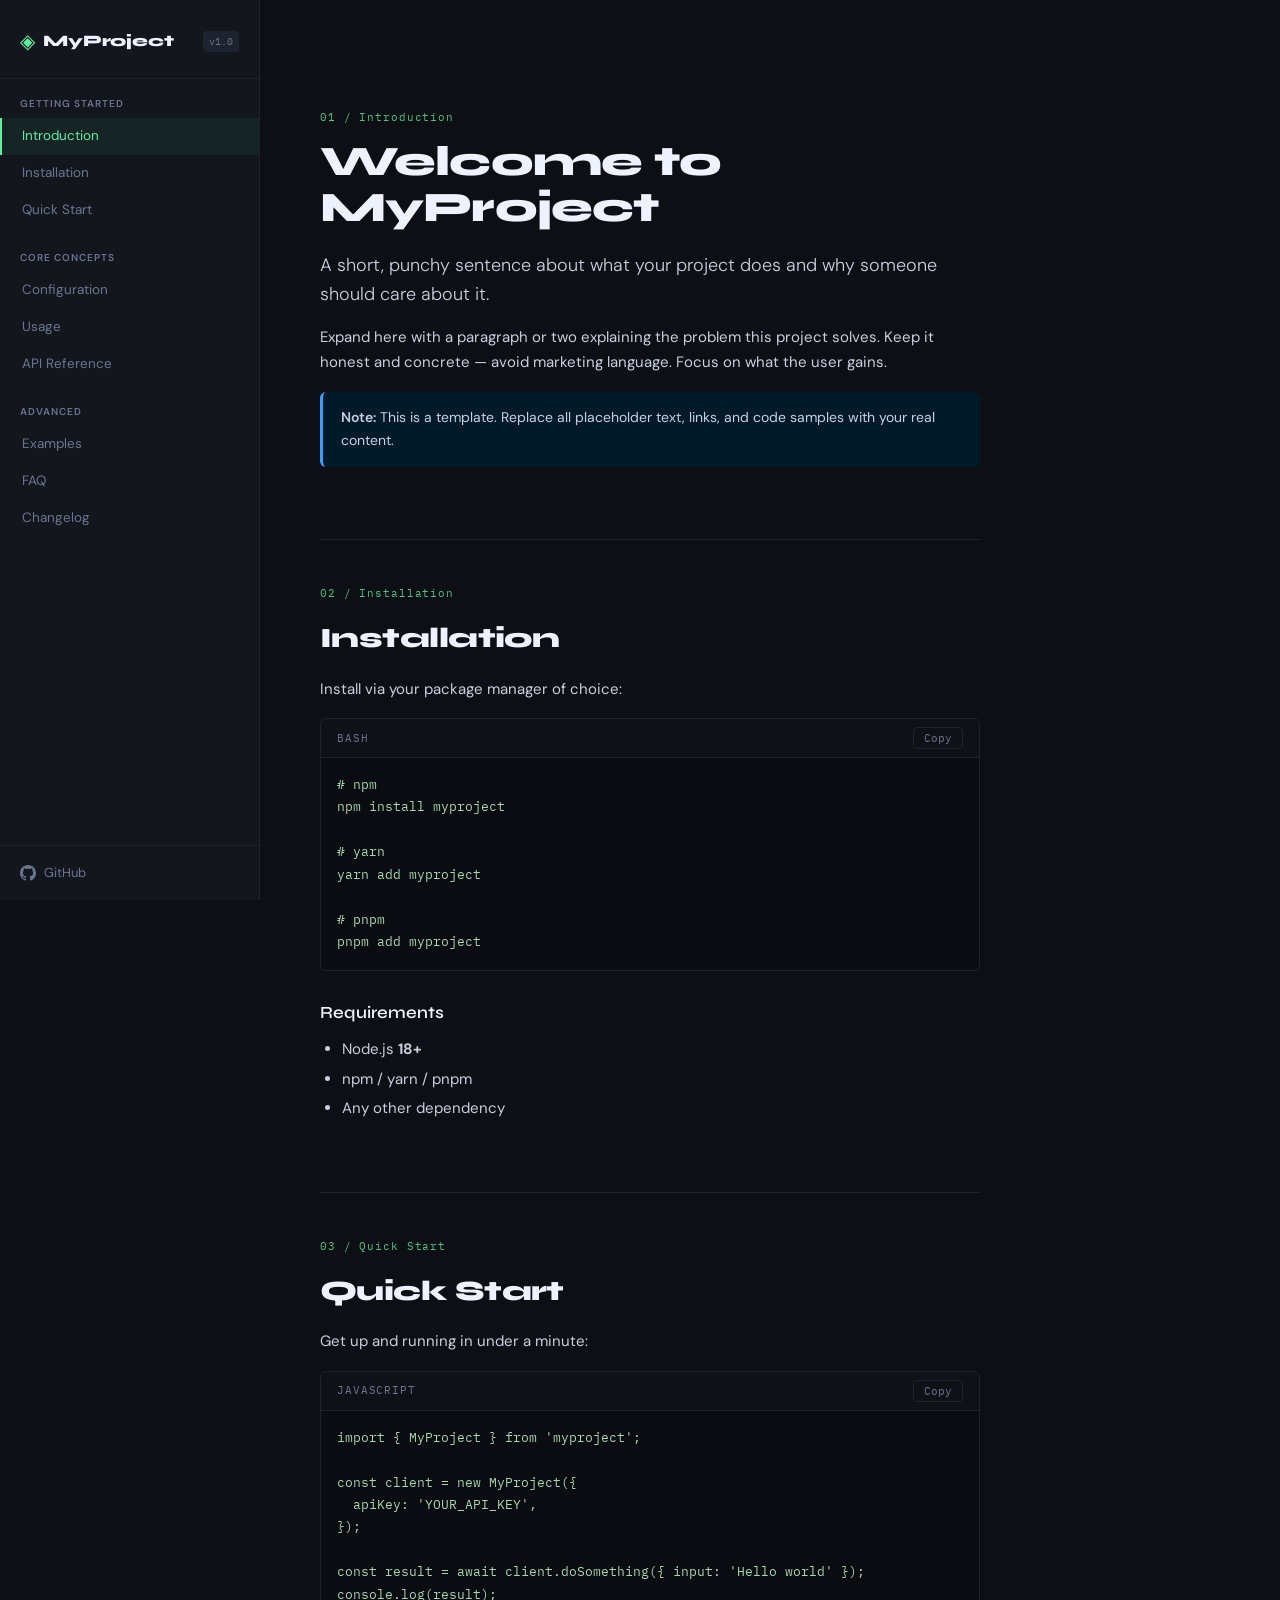
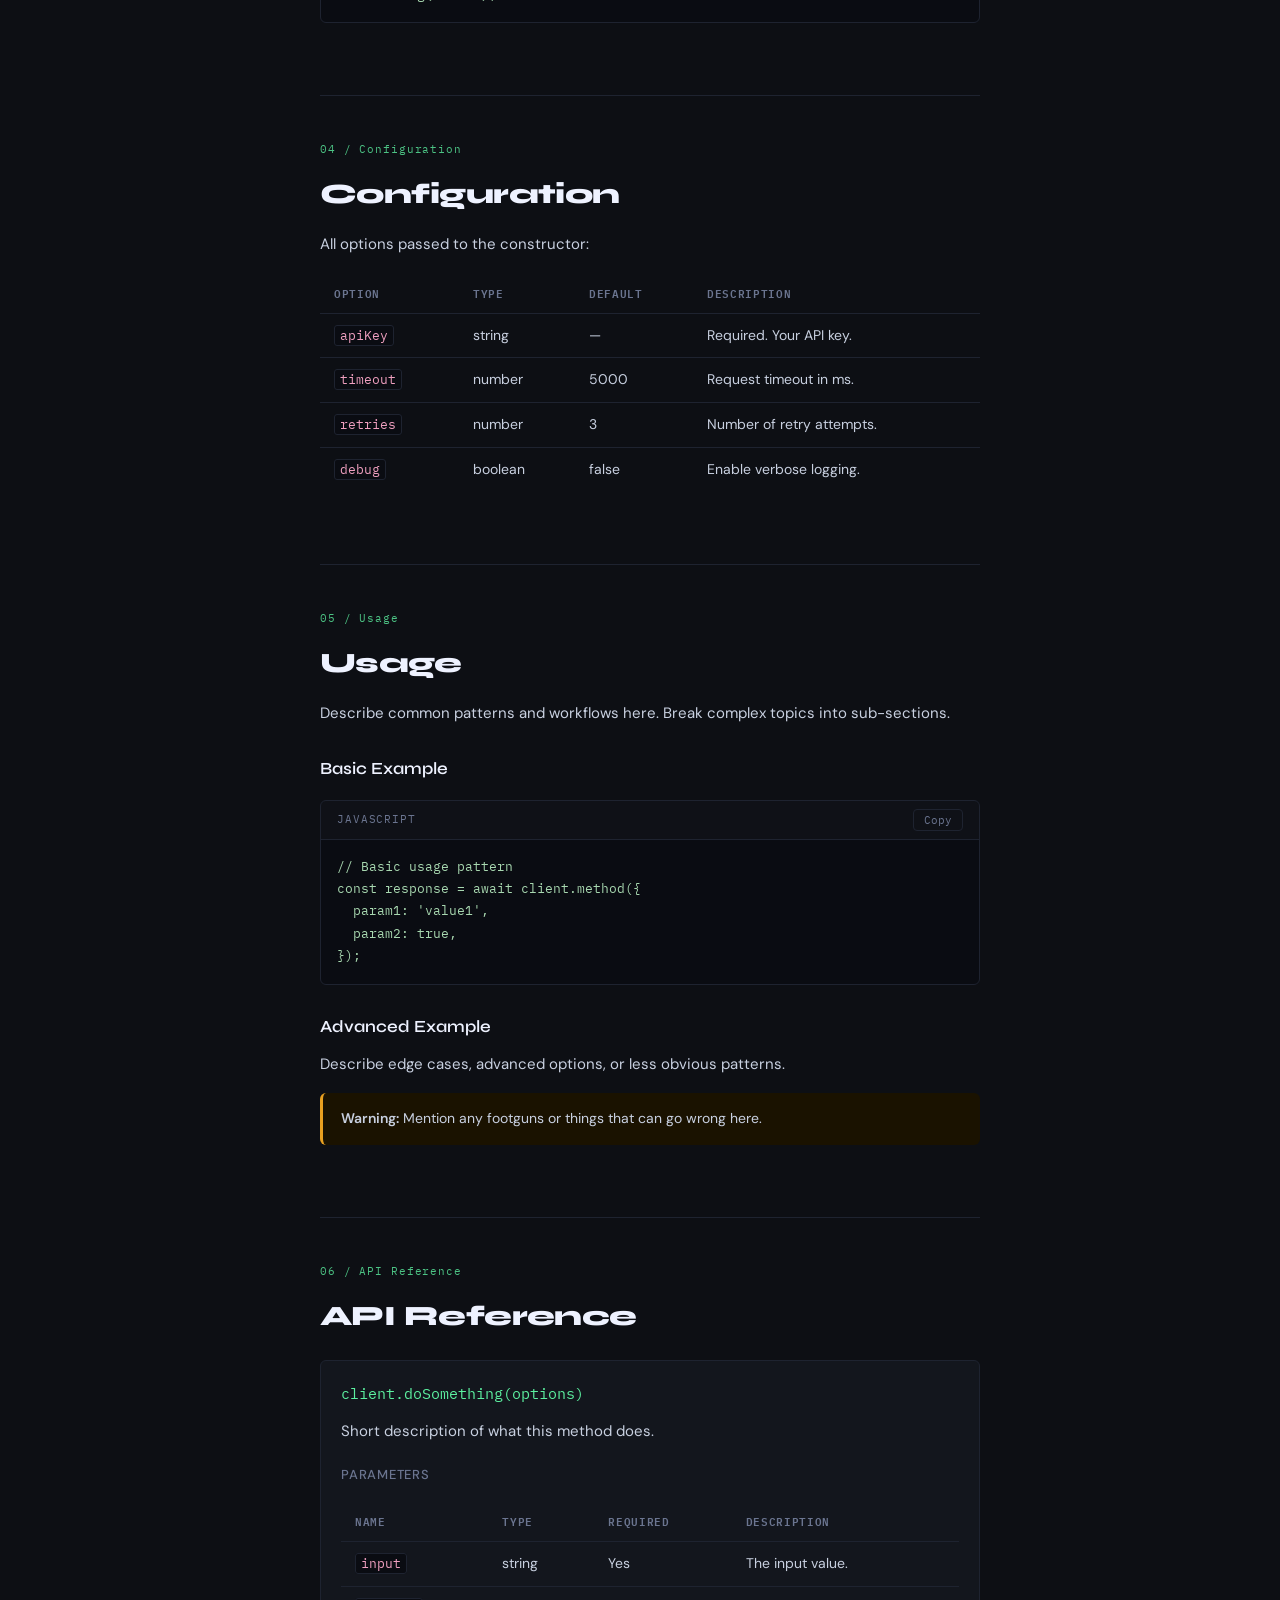
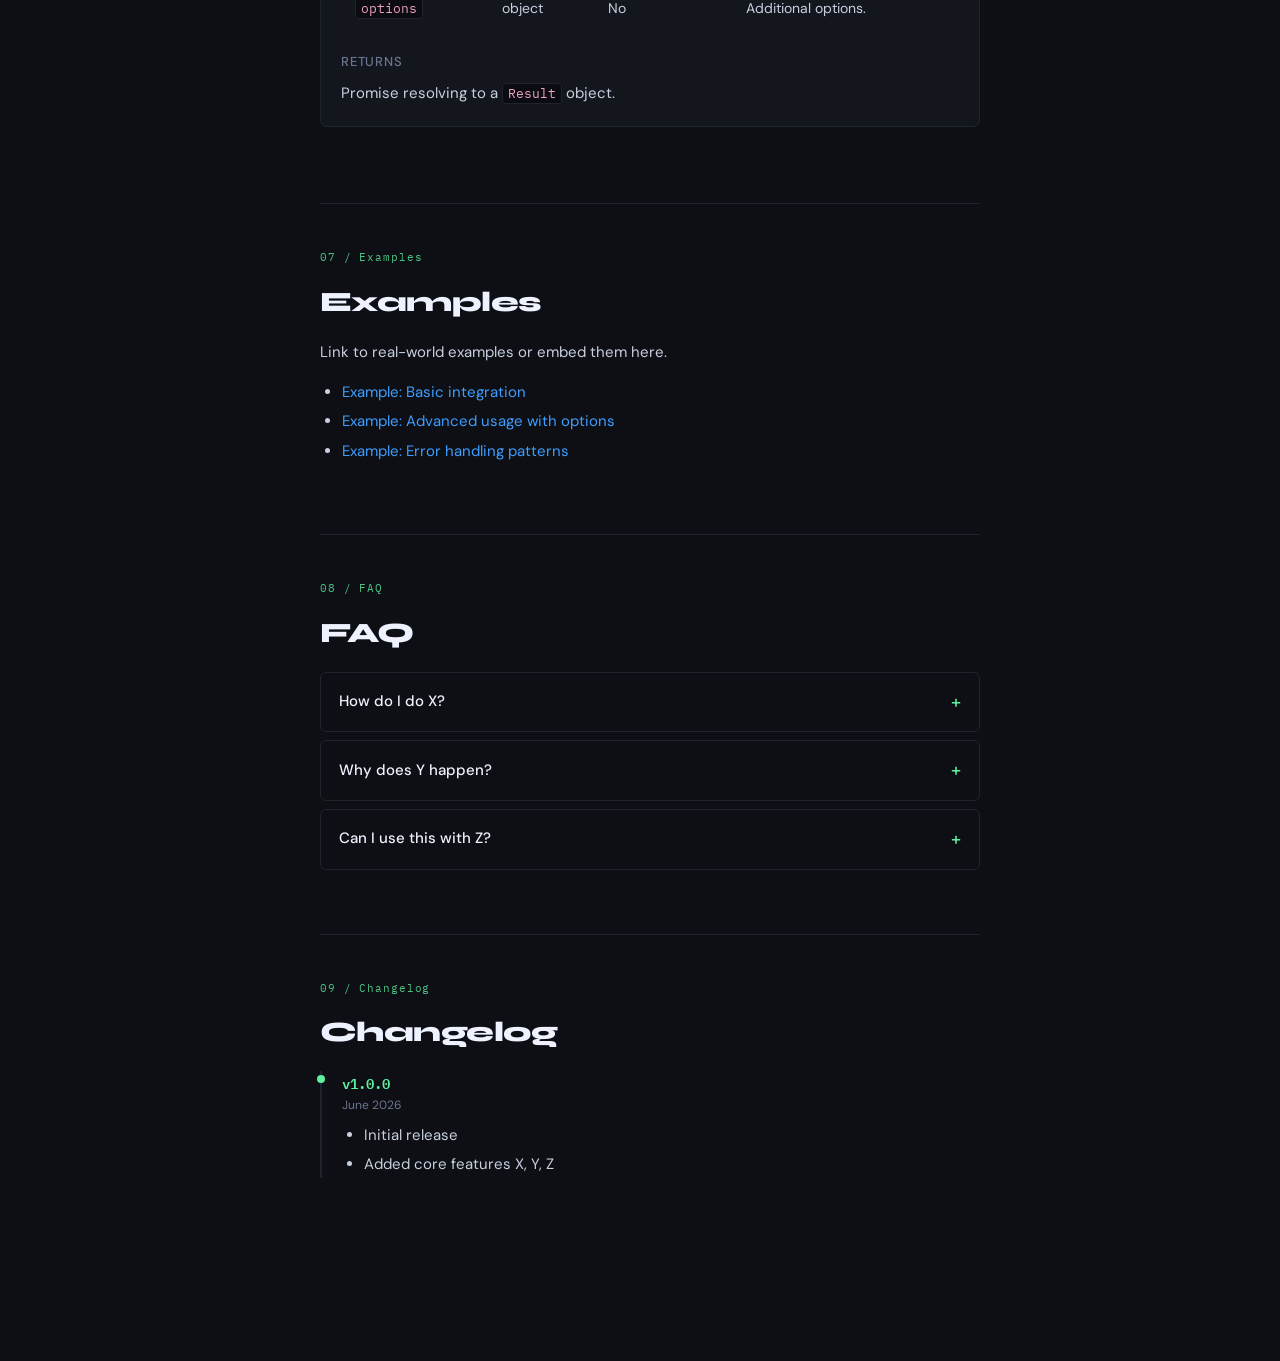
<file: index.html>
<!DOCTYPE html>
<html lang="en">
<head>
  <meta charset="UTF-8" />
  <meta name="viewport" content="width=device-width, initial-scale=1.0" />
  <title>MyProject — Documentation</title>
  <link rel="preconnect" href="https://fonts.googleapis.com" />
  <link href="https://fonts.googleapis.com/css2?family=IBM+Plex+Mono:wght@400;600&family=Syne:wght@400;600;800&family=DM+Sans:ital,wght@0,300;0,400;0,500;1,300&display=swap" rel="stylesheet" />
  <link rel="stylesheet" href="style.css" />
</head>
<body>

  <!-- ── SIDEBAR ───────────────────────────────── -->
  <aside id="sidebar">
    <div class="sidebar-brand">
      <span class="brand-icon">◈</span>
      <span class="brand-name">MyProject</span>
      <span class="brand-version">v1.0</span>
    </div>

    <nav class="sidebar-nav">
      <div class="nav-section">
        <span class="nav-label">Getting Started</span>
        <a href="#introduction" class="nav-link active" onclick="setActive(this)">Introduction</a>
        <a href="#installation" class="nav-link" onclick="setActive(this)">Installation</a>
        <a href="#quickstart" class="nav-link" onclick="setActive(this)">Quick Start</a>
      </div>
      <div class="nav-section">
        <span class="nav-label">Core Concepts</span>
        <a href="#configuration" class="nav-link" onclick="setActive(this)">Configuration</a>
        <a href="#usage" class="nav-link" onclick="setActive(this)">Usage</a>
        <a href="#api" class="nav-link" onclick="setActive(this)">API Reference</a>
      </div>
      <div class="nav-section">
        <span class="nav-label">Advanced</span>
        <a href="#examples" class="nav-link" onclick="setActive(this)">Examples</a>
        <a href="#faq" class="nav-link" onclick="setActive(this)">FAQ</a>
        <a href="#changelog" class="nav-link" onclick="setActive(this)">Changelog</a>
      </div>
    </nav>

    <div class="sidebar-footer">
      <a href="https://github.com/yourusername/yourrepo" target="_blank" class="gh-link">
        <svg width="16" height="16" viewBox="0 0 16 16" fill="currentColor"><path d="M8 0C3.58 0 0 3.58 0 8c0 3.54 2.29 6.53 5.47 7.59.4.07.55-.17.55-.38 0-.19-.01-.82-.01-1.49-2.01.37-2.53-.49-2.69-.94-.09-.23-.48-.94-.82-1.13-.28-.15-.68-.52-.01-.53.63-.01 1.08.58 1.23.82.72 1.21 1.87.87 2.33.66.07-.52.28-.87.51-1.07-1.78-.2-3.64-.89-3.64-3.95 0-.87.31-1.59.82-2.15-.08-.2-.36-1.02.08-2.12 0 0 .67-.21 2.2.82.64-.18 1.32-.27 2-.27.68 0 1.36.09 2 .27 1.53-1.04 2.2-.82 2.2-.82.44 1.1.16 1.92.08 2.12.51.56.82 1.27.82 2.15 0 3.07-1.87 3.75-3.65 3.95.29.25.54.73.54 1.48 0 1.07-.01 1.93-.01 2.2 0 .21.15.46.55.38A8.013 8.013 0 0016 8c0-4.42-3.58-8-8-8z"/></svg>
        GitHub
      </a>
    </div>
  </aside>

  <!-- ── HAMBURGER ──────────────────────────────── -->
  <button id="menu-toggle" onclick="toggleSidebar()" aria-label="Toggle menu">
    <span></span><span></span><span></span>
  </button>

  <!-- ── MAIN CONTENT ───────────────────────────── -->
  <main id="content">
    <div class="content-inner">

      <!-- INTRODUCTION -->
      <section id="introduction" class="doc-section">
        <div class="section-tag">01 / Introduction</div>
        <h1 class="page-title">Welcome to MyProject</h1>
        <p class="lead">A short, punchy sentence about what your project does and why someone should care about it.</p>
        <p>Expand here with a paragraph or two explaining the problem this project solves. Keep it honest and concrete — avoid marketing language. Focus on what the user gains.</p>
        <div class="callout callout-info">
          <strong>Note:</strong> This is a template. Replace all placeholder text, links, and code samples with your real content.
        </div>
      </section>

      <!-- INSTALLATION -->
      <section id="installation" class="doc-section">
        <div class="section-tag">02 / Installation</div>
        <h2>Installation</h2>
        <p>Install via your package manager of choice:</p>
        <div class="code-block">
          <div class="code-header">
            <span class="code-lang">bash</span>
            <button class="copy-btn" onclick="copyCode(this)">Copy</button>
          </div>
          <pre><code># npm
npm install myproject

# yarn
yarn add myproject

# pnpm
pnpm add myproject</code></pre>
        </div>

        <h3>Requirements</h3>
        <ul>
          <li>Node.js <strong>18+</strong></li>
          <li>npm / yarn / pnpm</li>
          <li>Any other dependency</li>
        </ul>
      </section>

      <!-- QUICK START -->
      <section id="quickstart" class="doc-section">
        <div class="section-tag">03 / Quick Start</div>
        <h2>Quick Start</h2>
        <p>Get up and running in under a minute:</p>
        <div class="code-block">
          <div class="code-header">
            <span class="code-lang">javascript</span>
            <button class="copy-btn" onclick="copyCode(this)">Copy</button>
          </div>
          <pre><code>import { MyProject } from 'myproject';

const client = new MyProject({
  apiKey: 'YOUR_API_KEY',
});

const result = await client.doSomething({ input: 'Hello world' });
console.log(result);</code></pre>
        </div>
      </section>

      <!-- CONFIGURATION -->
      <section id="configuration" class="doc-section">
        <div class="section-tag">04 / Configuration</div>
        <h2>Configuration</h2>
        <p>All options passed to the constructor:</p>
        <div class="table-wrap">
          <table>
            <thead>
              <tr><th>Option</th><th>Type</th><th>Default</th><th>Description</th></tr>
            </thead>
            <tbody>
              <tr><td><code>apiKey</code></td><td>string</td><td>—</td><td>Required. Your API key.</td></tr>
              <tr><td><code>timeout</code></td><td>number</td><td>5000</td><td>Request timeout in ms.</td></tr>
              <tr><td><code>retries</code></td><td>number</td><td>3</td><td>Number of retry attempts.</td></tr>
              <tr><td><code>debug</code></td><td>boolean</td><td>false</td><td>Enable verbose logging.</td></tr>
            </tbody>
          </table>
        </div>
      </section>

      <!-- USAGE -->
      <section id="usage" class="doc-section">
        <div class="section-tag">05 / Usage</div>
        <h2>Usage</h2>
        <p>Describe common patterns and workflows here. Break complex topics into sub-sections.</p>

        <h3>Basic Example</h3>
        <div class="code-block">
          <div class="code-header">
            <span class="code-lang">javascript</span>
            <button class="copy-btn" onclick="copyCode(this)">Copy</button>
          </div>
          <pre><code>// Basic usage pattern
const response = await client.method({
  param1: 'value1',
  param2: true,
});</code></pre>
        </div>

        <h3>Advanced Example</h3>
        <p>Describe edge cases, advanced options, or less obvious patterns.</p>
        <div class="callout callout-warn">
          <strong>Warning:</strong> Mention any footguns or things that can go wrong here.
        </div>
      </section>

      <!-- API REFERENCE -->
      <section id="api" class="doc-section">
        <div class="section-tag">06 / API Reference</div>
        <h2>API Reference</h2>

        <div class="api-entry">
          <div class="api-signature"><code>client.doSomething(options)</code></div>
          <p>Short description of what this method does.</p>
          <h4>Parameters</h4>
          <div class="table-wrap">
            <table>
              <thead><tr><th>Name</th><th>Type</th><th>Required</th><th>Description</th></tr></thead>
              <tbody>
                <tr><td><code>input</code></td><td>string</td><td>Yes</td><td>The input value.</td></tr>
                <tr><td><code>options</code></td><td>object</td><td>No</td><td>Additional options.</td></tr>
              </tbody>
            </table>
          </div>
          <h4>Returns</h4>
          <p>Promise resolving to a <code>Result</code> object.</p>
        </div>
      </section>

      <!-- EXAMPLES -->
      <section id="examples" class="doc-section">
        <div class="section-tag">07 / Examples</div>
        <h2>Examples</h2>
        <p>Link to real-world examples or embed them here.</p>
        <ul>
          <li><a href="#">Example: Basic integration</a></li>
          <li><a href="#">Example: Advanced usage with options</a></li>
          <li><a href="#">Example: Error handling patterns</a></li>
        </ul>
      </section>

      <!-- FAQ -->
      <section id="faq" class="doc-section">
        <div class="section-tag">08 / FAQ</div>
        <h2>FAQ</h2>
        <details class="faq-item">
          <summary>How do I do X?</summary>
          <p>Answer goes here. Be specific and link to relevant sections when possible.</p>
        </details>
        <details class="faq-item">
          <summary>Why does Y happen?</summary>
          <p>Explanation of common confusion or behaviour.</p>
        </details>
        <details class="faq-item">
          <summary>Can I use this with Z?</summary>
          <p>Yes / No / It depends — explain here.</p>
        </details>
      </section>

      <!-- CHANGELOG -->
      <section id="changelog" class="doc-section">
        <div class="section-tag">09 / Changelog</div>
        <h2>Changelog</h2>
        <div class="changelog-entry">
          <div class="changelog-version">v1.0.0</div>
          <div class="changelog-date">June 2026</div>
          <ul>
            <li>Initial release</li>
            <li>Added core features X, Y, Z</li>
          </ul>
        </div>
      </section>

    </div><!-- /content-inner -->
  </main>

  <script src="script.js"></script>
</body>
</html>
</file>
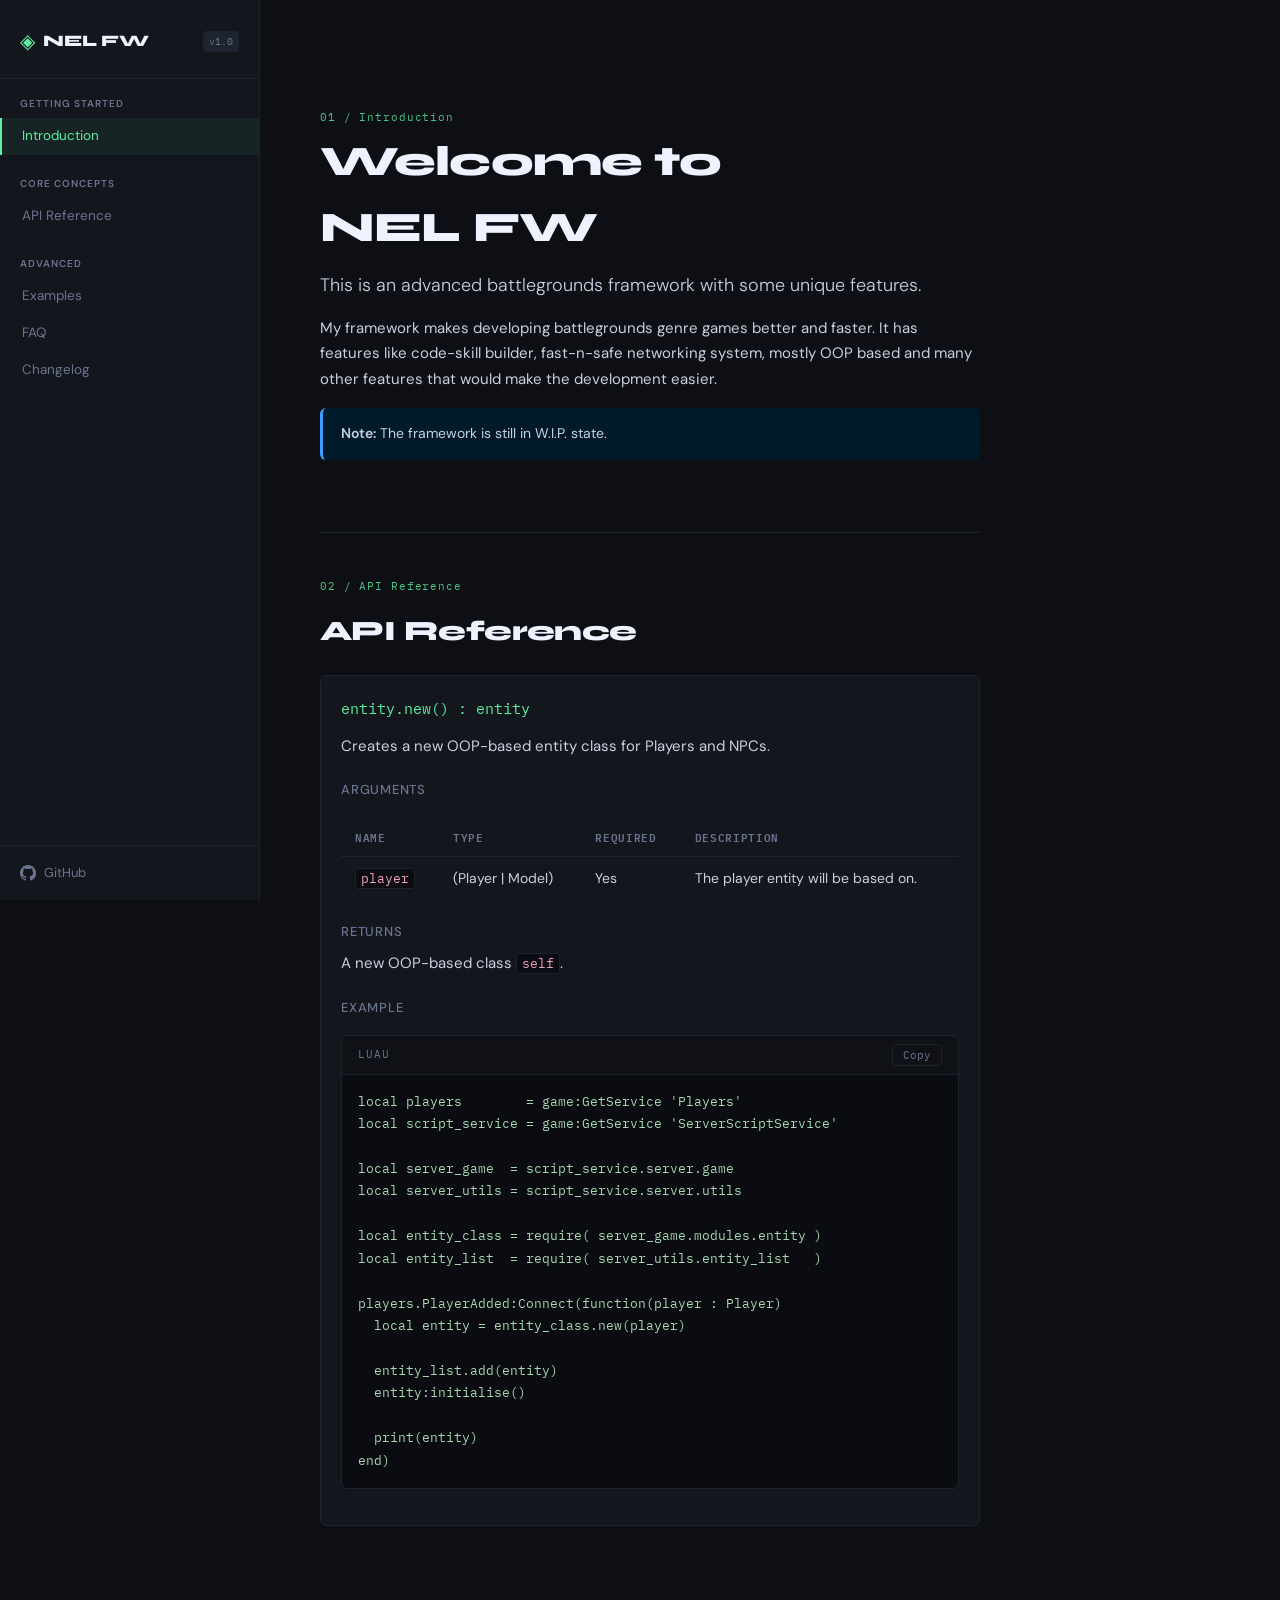
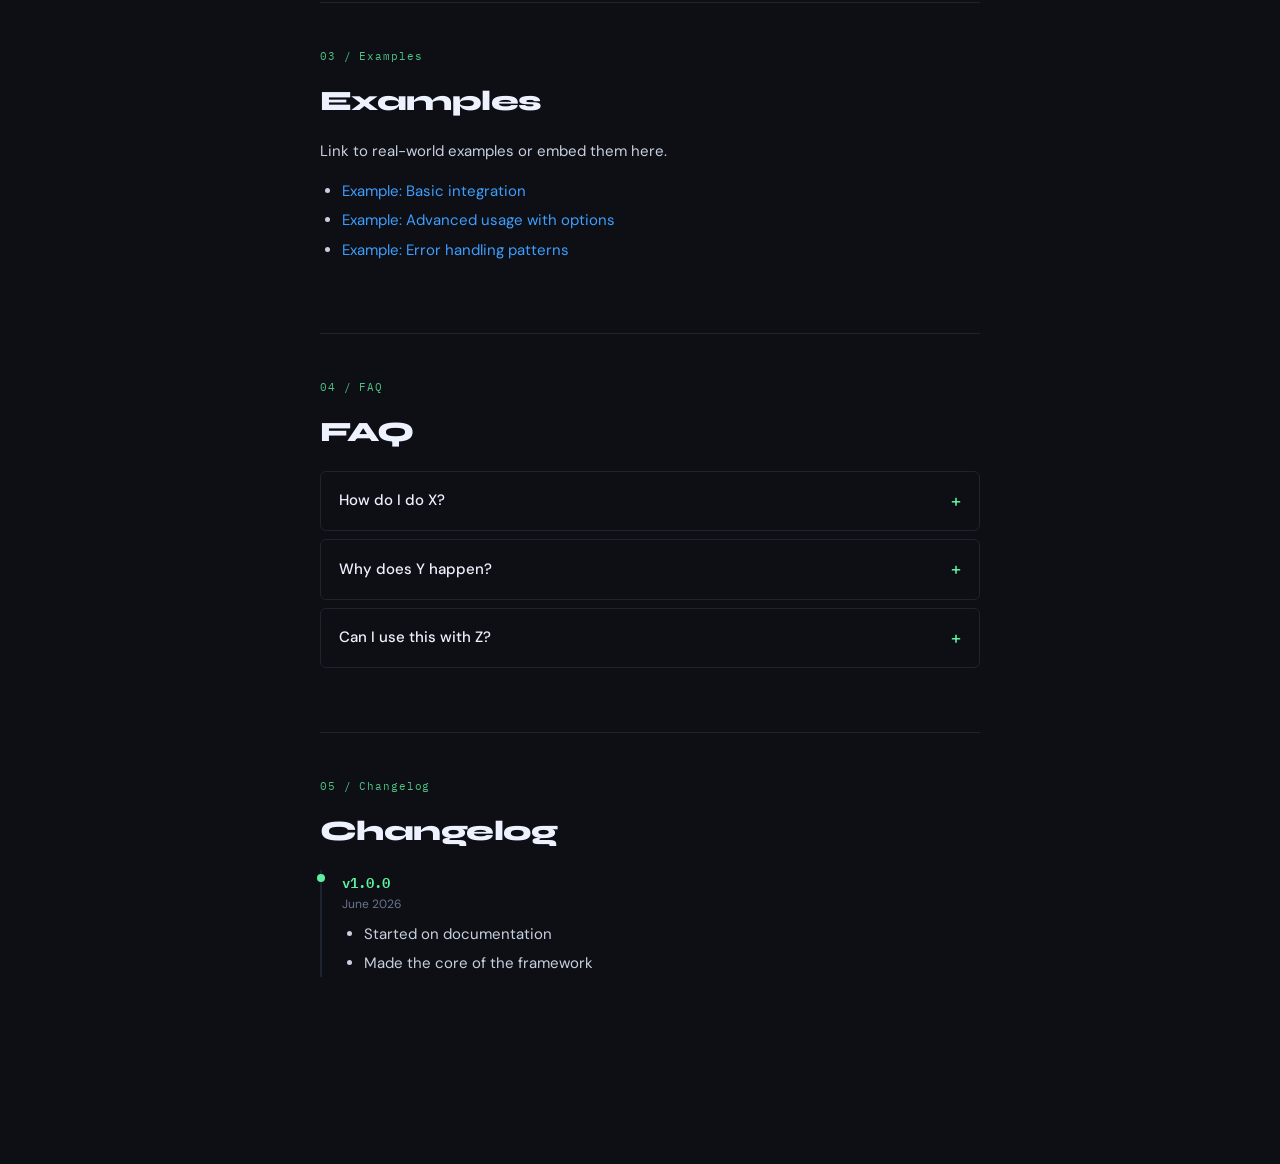
<file: docs/index.html>
<!DOCTYPE html>
<html lang="en">
<head>
  <meta charset="UTF-8" />
  <meta name="viewport" content="width=device-width, initial-scale=1.0" />
  <title>NEL FW | Documentation</title>
  <link rel="preconnect" href="https://fonts.googleapis.com" />
  <link href="https://fonts.googleapis.com/css2?family=IBM+Plex+Mono:wght@400;600&family=Syne:wght@400;600;800&family=DM+Sans:ital,wght@0,300;0,400;0,500;1,300&display=swap" rel="stylesheet" />
  <link rel="stylesheet" href="style.css" />
</head>
<body>

  <!-- ── SIDEBAR ───────────────────────────────── -->
  <aside id="sidebar">
    <div class="sidebar-brand">
      <span class="brand-icon">◈</span>
      <span class="brand-name">NEL FW</span>
      <span class="brand-version">v1.0</span>
    </div>

    <nav class="sidebar-nav">
      <div class="nav-section">
        <span class="nav-label">Getting Started</span>
        <a href="#introduction" class="nav-link active" onclick="setActive(this)">Introduction</a>
      </div>
      <div class="nav-section">
        <span class="nav-label">Core Concepts</span>
        <a href="#api" class="nav-link" onclick="setActive(this)">API Reference</a>
      </div>
      <div class="nav-section">
        <span class="nav-label">Advanced</span>
        <a href="#examples" class="nav-link" onclick="setActive(this)">Examples</a>
        <a href="#faq" class="nav-link" onclick="setActive(this)">FAQ</a>
        <a href="#changelog" class="nav-link" onclick="setActive(this)">Changelog</a>
      </div>
    </nav>

    <div class="sidebar-footer">
      <a href="https://github.com/nel-works/framework" target="_blank" class="gh-link">
        <svg width="16" height="16" viewBox="0 0 16 16" fill="currentColor"><path d="M8 0C3.58 0 0 3.58 0 8c0 3.54 2.29 6.53 5.47 7.59.4.07.55-.17.55-.38 0-.19-.01-.82-.01-1.49-2.01.37-2.53-.49-2.69-.94-.09-.23-.48-.94-.82-1.13-.28-.15-.68-.52-.01-.53.63-.01 1.08.58 1.23.82.72 1.21 1.87.87 2.33.66.07-.52.28-.87.51-1.07-1.78-.2-3.64-.89-3.64-3.95 0-.87.31-1.59.82-2.15-.08-.2-.36-1.02.08-2.12 0 0 .67-.21 2.2.82.64-.18 1.32-.27 2-.27.68 0 1.36.09 2 .27 1.53-1.04 2.2-.82 2.2-.82.44 1.1.16 1.92.08 2.12.51.56.82 1.27.82 2.15 0 3.07-1.87 3.75-3.65 3.95.29.25.54.73.54 1.48 0 1.07-.01 1.93-.01 2.2 0 .21.15.46.55.38A8.013 8.013 0 0016 8c0-4.42-3.58-8-8-8z"/></svg>
        GitHub
      </a>
    </div>
  </aside>

  <!-- ── HAMBURGER ──────────────────────────────── -->
  <button id="menu-toggle" onclick="toggleSidebar()" aria-label="Toggle menu">
    <span></span><span></span><span></span>
  </button>

  <!-- ── MAIN CONTENT ───────────────────────────── -->
  <main id="content">
    <div class="content-inner">

      <!-- INTRODUCTION -->
      <section id="introduction" class="doc-section">
        <div class="section-tag">01 / Introduction</div>
        <h1 class="page-title">Welcome to</h1>
        <h1 class="page-title">NEL FW</h1>
        <p class="lead">This is an advanced battlegrounds framework with some unique features.</p>
        <p>My framework makes developing battlegrounds genre games better and faster. It has features like code-skill builder, fast-n-safe networking system, mostly OOP based and many other features that would make the development easier.</p>
        <div class="callout callout-info">
          <strong>Note:</strong> The framework is still in W.I.P. state.
        </div>
      </section>

      <!-- API REFERENCE -->
      <section id="api" class="doc-section">
        <div class="section-tag">02 / API Reference</div>
        <h2>API Reference</h2>

        <div class="api-entry">
          <div class="api-signature"><code>entity.new() : entity</code></div>
          <p>Creates a new OOP-based entity class for Players and NPCs.</p>
          <h4>Arguments</h4>
          <div class="table-wrap">
            <table>
              <thead><tr><th>Name</th><th>Type</th><th>Required</th><th>Description</th></tr></thead>
              <tbody>
                <tr><td><code>player</code></td><td>(Player | Model)</td><td>Yes</td><td>The player entity will be based on.</td></tr>
              </tbody>
            </table>
          </div>
          <h4>Returns</h4>
          <p>A new OOP-based class <code>self</code>.</p>
          <h4>Example</h4>
          <div class="code-block">
          <div class="code-header">
            <span class="code-lang">luau</span>
            <button class="copy-btn" onclick="copyCode(this)">Copy</button>
          </div>
          <pre><code>local players        = game:GetService 'Players'
local script_service = game:GetService 'ServerScriptService'
            
local server_game  = script_service.server.game
local server_utils = script_service.server.utils

local entity_class = require( server_game.modules.entity )
local entity_list  = require( server_utils.entity_list   )

players.PlayerAdded:Connect(function(player : Player)
  local entity = entity_class.new(player)
  
  entity_list.add(entity)
  entity:initialise()

  print(entity)
end)</code></pre>
        </div>
        </div>
      </section>

      <!-- EXAMPLES -->
      <section id="examples" class="doc-section">
        <div class="section-tag">03 / Examples</div>
        <h2>Examples</h2>
        <p>Link to real-world examples or embed them here.</p>
        <ul>
          <li><a href="#">Example: Basic integration</a></li>
          <li><a href="#">Example: Advanced usage with options</a></li>
          <li><a href="#">Example: Error handling patterns</a></li>
        </ul>
      </section>

      <!-- FAQ -->
      <section id="faq" class="doc-section">
        <div class="section-tag">04 / FAQ</div>
        <h2>FAQ</h2>
        <details class="faq-item">
          <summary>How do I do X?</summary>
          <p>Answer goes here. Be specific and link to relevant sections when possible.</p>
        </details>
        <details class="faq-item">
          <summary>Why does Y happen?</summary>
          <p>Explanation of common confusion or behaviour.</p>
        </details>
        <details class="faq-item">
          <summary>Can I use this with Z?</summary>
          <p>Yes / No / It depends — explain here.</p>
        </details>
      </section>

      <!-- CHANGELOG -->
      <section id="changelog" class="doc-section">
        <div class="section-tag">05 / Changelog</div>
        <h2>Changelog</h2>
        <div class="changelog-entry">
          <div class="changelog-version">v1.0.0</div>
          <div class="changelog-date">June 2026</div>
          <ul>
            <li>Started on documentation</li>
            <li>Made the core of the framework</li>
          </ul>
        </div>
      </section>

    </div><!-- /content-inner -->
  </main>

  <script src="script.js"></script>
</body>
</html>
</file>
<file: style.css>
/* ── RESET & TOKENS ──────────────────────────────── */
*, *::before, *::after { box-sizing: border-box; margin: 0; padding: 0; }

:root {
  --sidebar-w: 260px;
  --bg:        #0d0f14;
  --surface:   #13161d;
  --border:    #1e2330;
  --accent:    #5cf0a0;
  --accent2:   #3d9eff;
  --text:      #c8d0e0;
  --text-dim:  #6b7590;
  --text-head: #eef2ff;
  --code-bg:   #0a0c12;
  --warn-bg:   #1a1200;
  --warn-border:#5a3d00;
  --info-bg:   #001a2a;
  --info-border:#003d66;
  --radius:    6px;
  --font-body: 'DM Sans', sans-serif;
  --font-head: 'Syne', sans-serif;
  --font-mono: 'IBM Plex Mono', monospace;
}

html { scroll-behavior: smooth; }
body {
  background: var(--bg);
  color: var(--text);
  font-family: var(--font-body);
  font-size: 15px;
  line-height: 1.7;
  display: flex;
  min-height: 100vh;
}

/* ── SIDEBAR ──────────────────────────────────────── */
#sidebar {
  position: fixed;
  top: 0; left: 0;
  width: var(--sidebar-w);
  height: 100vh;
  background: var(--surface);
  border-right: 1px solid var(--border);
  display: flex;
  flex-direction: column;
  overflow-y: auto;
  z-index: 100;
  transition: transform 0.28s cubic-bezier(.4,0,.2,1);
}

.sidebar-brand {
  display: flex;
  align-items: center;
  gap: 8px;
  padding: 24px 20px 20px;
  border-bottom: 1px solid var(--border);
}
.brand-icon { font-size: 20px; color: var(--accent); }
.brand-name {
  font-family: var(--font-head);
  font-weight: 800;
  font-size: 16px;
  color: var(--text-head);
  letter-spacing: -0.01em;
}
.brand-version {
  font-family: var(--font-mono);
  font-size: 10px;
  color: var(--text-dim);
  background: var(--border);
  border-radius: 4px;
  padding: 2px 6px;
  margin-left: auto;
}

.sidebar-nav { padding: 16px 0; flex: 1; }
.nav-section { margin-bottom: 20px; }
.nav-label {
  display: block;
  font-size: 10px;
  font-weight: 600;
  letter-spacing: 0.1em;
  text-transform: uppercase;
  color: var(--text-dim);
  padding: 0 20px 6px;
}
.nav-link {
  display: block;
  padding: 7px 20px;
  color: var(--text-dim);
  text-decoration: none;
  font-size: 13.5px;
  border-left: 2px solid transparent;
  transition: color 0.15s, border-color 0.15s, background 0.15s;
}
.nav-link:hover { color: var(--text); background: rgba(255,255,255,0.03); }
.nav-link.active {
  color: var(--accent);
  border-left-color: var(--accent);
  background: rgba(92,240,160,0.06);
}

.sidebar-footer {
  padding: 16px 20px;
  border-top: 1px solid var(--border);
}
.gh-link {
  display: flex;
  align-items: center;
  gap: 8px;
  color: var(--text-dim);
  text-decoration: none;
  font-size: 13px;
  transition: color 0.15s;
}
.gh-link:hover { color: var(--text); }

/* ── HAMBURGER ────────────────────────────────────── */
#menu-toggle {
  display: none;
  position: fixed;
  top: 16px; left: 16px;
  z-index: 200;
  background: var(--surface);
  border: 1px solid var(--border);
  border-radius: var(--radius);
  width: 40px; height: 40px;
  flex-direction: column;
  justify-content: center;
  align-items: center;
  gap: 5px;
  cursor: pointer;
}
#menu-toggle span {
  display: block;
  width: 18px; height: 2px;
  background: var(--text);
  border-radius: 2px;
}

/* ── MAIN CONTENT ─────────────────────────────────── */
#content {
  margin-left: var(--sidebar-w);
  flex: 1;
  min-height: 100vh;
}
.content-inner {
  max-width: 780px;
  padding: 64px 60px 120px;
}

/* ── SECTIONS ─────────────────────────────────────── */
.doc-section {
  padding-top: 64px;
  margin-top: -20px;
  border-bottom: 1px solid var(--border);
  padding-bottom: 56px;
}
.doc-section:last-child { border-bottom: none; }

.section-tag {
  font-family: var(--font-mono);
  font-size: 11px;
  color: var(--accent);
  letter-spacing: 0.08em;
  margin-bottom: 12px;
  opacity: 0.8;
}

.page-title {
  font-family: var(--font-head);
  font-size: 42px;
  font-weight: 800;
  color: var(--text-head);
  line-height: 1.1;
  letter-spacing: -0.02em;
  margin-bottom: 20px;
}
.lead {
  font-size: 18px;
  font-weight: 300;
  color: var(--text);
  margin-bottom: 16px;
  line-height: 1.6;
}

h2 {
  font-family: var(--font-head);
  font-size: 28px;
  font-weight: 800;
  color: var(--text-head);
  letter-spacing: -0.02em;
  margin-bottom: 14px;
}
h3 {
  font-family: var(--font-head);
  font-size: 17px;
  font-weight: 600;
  color: var(--text-head);
  margin: 28px 0 10px;
}
h4 {
  font-size: 13px;
  font-weight: 500;
  color: var(--text-dim);
  text-transform: uppercase;
  letter-spacing: 0.06em;
  margin: 20px 0 8px;
}

p { margin-bottom: 14px; }
p:last-child { margin-bottom: 0; }

a { color: var(--accent2); text-decoration: none; }
a:hover { text-decoration: underline; }

ul, ol { padding-left: 22px; margin-bottom: 14px; }
li { margin-bottom: 4px; }

code {
  font-family: var(--font-mono);
  font-size: 13px;
  background: var(--code-bg);
  border: 1px solid var(--border);
  border-radius: 3px;
  padding: 1px 5px;
  color: #f0a0c0;
}

/* ── CODE BLOCKS ──────────────────────────────────── */
.code-block {
  background: var(--code-bg);
  border: 1px solid var(--border);
  border-radius: var(--radius);
  margin: 16px 0;
  overflow: hidden;
}
.code-header {
  display: flex;
  justify-content: space-between;
  align-items: center;
  padding: 8px 16px;
  border-bottom: 1px solid var(--border);
  background: rgba(255,255,255,0.02);
}
.code-lang {
  font-family: var(--font-mono);
  font-size: 11px;
  color: var(--text-dim);
  text-transform: uppercase;
  letter-spacing: 0.08em;
}
.copy-btn {
  font-family: var(--font-mono);
  font-size: 11px;
  color: var(--text-dim);
  background: none;
  border: 1px solid var(--border);
  border-radius: 4px;
  padding: 3px 10px;
  cursor: pointer;
  transition: color 0.15s, border-color 0.15s;
}
.copy-btn:hover { color: var(--accent); border-color: var(--accent); }
.copy-btn.copied { color: var(--accent); border-color: var(--accent); }
.code-block pre {
  padding: 16px;
  overflow-x: auto;
  font-size: 13px;
  line-height: 1.65;
}
.code-block pre code {
  background: none;
  border: none;
  padding: 0;
  color: #a8d8b0;
  font-size: inherit;
}

/* ── CALLOUTS ─────────────────────────────────────── */
.callout {
  border-radius: var(--radius);
  padding: 14px 18px;
  margin: 16px 0;
  font-size: 14px;
  border-left: 3px solid;
}
.callout-info { background: var(--info-bg); border-color: var(--accent2); }
.callout-warn { background: var(--warn-bg); border-color: #e8a020; }
.callout strong { font-weight: 600; }

/* ── TABLES ───────────────────────────────────────── */
.table-wrap { overflow-x: auto; margin: 16px 0; }
table { width: 100%; border-collapse: collapse; font-size: 14px; }
th {
  font-family: var(--font-mono);
  font-size: 11px;
  font-weight: 600;
  text-transform: uppercase;
  letter-spacing: 0.06em;
  color: var(--text-dim);
  text-align: left;
  padding: 10px 14px;
  border-bottom: 1px solid var(--border);
  white-space: nowrap;
}
td {
  padding: 10px 14px;
  border-bottom: 1px solid var(--border);
  vertical-align: top;
}
tr:last-child td { border-bottom: none; }
tr:hover td { background: rgba(255,255,255,0.02); }

/* ── API ENTRIES ──────────────────────────────────── */
.api-entry {
  background: var(--surface);
  border: 1px solid var(--border);
  border-radius: var(--radius);
  padding: 20px;
  margin: 20px 0;
}
.api-signature {
  font-family: var(--font-mono);
  font-size: 15px;
  color: var(--accent);
  margin-bottom: 12px;
}
.api-signature code {
  background: none;
  border: none;
  padding: 0;
  color: inherit;
  font-size: inherit;
}

/* ── FAQ ──────────────────────────────────────────── */
.faq-item {
  border: 1px solid var(--border);
  border-radius: var(--radius);
  margin-bottom: 8px;
  overflow: hidden;
}
.faq-item summary {
  padding: 14px 18px;
  font-weight: 500;
  color: var(--text-head);
  cursor: pointer;
  list-style: none;
  display: flex;
  justify-content: space-between;
  align-items: center;
  transition: background 0.15s;
}
.faq-item summary:hover { background: rgba(255,255,255,0.03); }
.faq-item summary::after { content: '+'; color: var(--accent); font-size: 18px; }
.faq-item[open] summary::after { content: '−'; }
.faq-item[open] { border-color: rgba(92,240,160,0.25); }
.faq-item > p { padding: 0 18px 16px; color: var(--text); }

/* ── CHANGELOG ────────────────────────────────────── */
.changelog-entry {
  border-left: 2px solid var(--border);
  padding-left: 20px;
  margin-bottom: 28px;
  position: relative;
}
.changelog-entry::before {
  content: '';
  width: 8px; height: 8px;
  background: var(--accent);
  border-radius: 50%;
  position: absolute;
  left: -5px; top: 4px;
}
.changelog-version {
  font-family: var(--font-mono);
  font-weight: 600;
  color: var(--accent);
  font-size: 14px;
}
.changelog-date {
  font-size: 12px;
  color: var(--text-dim);
  margin-bottom: 8px;
}

/* ── RESPONSIVE ───────────────────────────────────── */
@media (max-width: 768px) {
  #sidebar {
    transform: translateX(-100%);
  }
  #sidebar.open {
    transform: translateX(0);
    box-shadow: 4px 0 24px rgba(0,0,0,0.5);
  }
  #menu-toggle { display: flex; }
  #content { margin-left: 0; }
  .content-inner { padding: 64px 24px 80px; }
  .page-title { font-size: 30px; }
}
</file>
<file: docs/style.css>
/* ── RESET & TOKENS ──────────────────────────────── */
*, *::before, *::after { box-sizing: border-box; margin: 0; padding: 0; }

:root {
  --sidebar-w: 260px;
  --bg:        #0d0f14;
  --surface:   #13161d;
  --border:    #1e2330;
  --accent:    #5cf0a0;
  --accent2:   #3d9eff;
  --text:      #c8d0e0;
  --text-dim:  #6b7590;
  --text-head: #eef2ff;
  --code-bg:   #0a0c12;
  --warn-bg:   #1a1200;
  --warn-border:#5a3d00;
  --info-bg:   #001a2a;
  --info-border:#003d66;
  --radius:    6px;
  --font-body: 'DM Sans', sans-serif;
  --font-head: 'Syne', sans-serif;
  --font-mono: 'IBM Plex Mono', monospace;
}

html { scroll-behavior: smooth; }
body {
  background: var(--bg);
  color: var(--text);
  font-family: var(--font-body);
  font-size: 15px;
  line-height: 1.7;
  display: flex;
  min-height: 100vh;
}

/* ── SIDEBAR ──────────────────────────────────────── */
#sidebar {
  position: fixed;
  top: 0; left: 0;
  width: var(--sidebar-w);
  height: 100vh;
  background: var(--surface);
  border-right: 1px solid var(--border);
  display: flex;
  flex-direction: column;
  overflow-y: auto;
  z-index: 100;
  transition: transform 0.28s cubic-bezier(.4,0,.2,1);
}

.sidebar-brand {
  display: flex;
  align-items: center;
  gap: 8px;
  padding: 24px 20px 20px;
  border-bottom: 1px solid var(--border);
}
.brand-icon { font-size: 20px; color: var(--accent); }
.brand-name {
  font-family: var(--font-head);
  font-weight: 800;
  font-size: 16px;
  color: var(--text-head);
  letter-spacing: -0.01em;
}
.brand-version {
  font-family: var(--font-mono);
  font-size: 10px;
  color: var(--text-dim);
  background: var(--border);
  border-radius: 4px;
  padding: 2px 6px;
  margin-left: auto;
}

.sidebar-nav { padding: 16px 0; flex: 1; }
.nav-section { margin-bottom: 20px; }
.nav-label {
  display: block;
  font-size: 10px;
  font-weight: 600;
  letter-spacing: 0.1em;
  text-transform: uppercase;
  color: var(--text-dim);
  padding: 0 20px 6px;
}
.nav-link {
  display: block;
  padding: 7px 20px;
  color: var(--text-dim);
  text-decoration: none;
  font-size: 13.5px;
  border-left: 2px solid transparent;
  transition: color 0.15s, border-color 0.15s, background 0.15s;
}
.nav-link:hover { color: var(--text); background: rgba(255,255,255,0.03); }
.nav-link.active {
  color: var(--accent);
  border-left-color: var(--accent);
  background: rgba(92,240,160,0.06);
}

.sidebar-footer {
  padding: 16px 20px;
  border-top: 1px solid var(--border);
}
.gh-link {
  display: flex;
  align-items: center;
  gap: 8px;
  color: var(--text-dim);
  text-decoration: none;
  font-size: 13px;
  transition: color 0.15s;
}
.gh-link:hover { color: var(--text); }

/* ── HAMBURGER ────────────────────────────────────── */
#menu-toggle {
  display: none;
  position: fixed;
  top: 16px; left: 16px;
  z-index: 200;
  background: var(--surface);
  border: 1px solid var(--border);
  border-radius: var(--radius);
  width: 40px; height: 40px;
  flex-direction: column;
  justify-content: center;
  align-items: center;
  gap: 5px;
  cursor: pointer;
}
#menu-toggle span {
  display: block;
  width: 18px; height: 2px;
  background: var(--text);
  border-radius: 2px;
}

/* ── MAIN CONTENT ─────────────────────────────────── */
#content {
  margin-left: var(--sidebar-w);
  flex: 1;
  min-height: 100vh;
}
.content-inner {
  max-width: 780px;
  padding: 64px 60px 120px;
}

/* ── SECTIONS ─────────────────────────────────────── */
.doc-section {
  padding-top: 64px;
  margin-top: -20px;
  border-bottom: 1px solid var(--border);
  padding-bottom: 56px;
}
.doc-section:last-child { border-bottom: none; }

.section-tag {
  font-family: var(--font-mono);
  font-size: 11px;
  color: var(--accent);
  letter-spacing: 0.08em;
  margin-bottom: 12px;
  opacity: 0.8;
}

.page-title {
  font-family: var(--font-head);
  font-size: 42px;
  font-weight: 800;
  color: var(--text-head);
  line-height: 1.1;
  letter-spacing: -0.02em;
  margin-bottom: 20px;
}
.lead {
  font-size: 18px;
  font-weight: 300;
  color: var(--text);
  margin-bottom: 16px;
  line-height: 1.6;
}

h2 {
  font-family: var(--font-head);
  font-size: 28px;
  font-weight: 800;
  color: var(--text-head);
  letter-spacing: -0.02em;
  margin-bottom: 14px;
}
h3 {
  font-family: var(--font-head);
  font-size: 17px;
  font-weight: 600;
  color: var(--text-head);
  margin: 28px 0 10px;
}
h4 {
  font-size: 13px;
  font-weight: 500;
  color: var(--text-dim);
  text-transform: uppercase;
  letter-spacing: 0.06em;
  margin: 20px 0 8px;
}

p { margin-bottom: 14px; }
p:last-child { margin-bottom: 0; }

a { color: var(--accent2); text-decoration: none; }
a:hover { text-decoration: underline; }

ul, ol { padding-left: 22px; margin-bottom: 14px; }
li { margin-bottom: 4px; }

code {
  font-family: var(--font-mono);
  font-size: 13px;
  background: var(--code-bg);
  border: 1px solid var(--border);
  border-radius: 3px;
  padding: 1px 5px;
  color: #f0a0c0;
}

/* ── CODE BLOCKS ──────────────────────────────────── */
.code-block {
  background: var(--code-bg);
  border: 1px solid var(--border);
  border-radius: var(--radius);
  margin: 16px 0;
  overflow: hidden;
}
.code-header {
  display: flex;
  justify-content: space-between;
  align-items: center;
  padding: 8px 16px;
  border-bottom: 1px solid var(--border);
  background: rgba(255,255,255,0.02);
}
.code-lang {
  font-family: var(--font-mono);
  font-size: 11px;
  color: var(--text-dim);
  text-transform: uppercase;
  letter-spacing: 0.08em;
}
.copy-btn {
  font-family: var(--font-mono);
  font-size: 11px;
  color: var(--text-dim);
  background: none;
  border: 1px solid var(--border);
  border-radius: 4px;
  padding: 3px 10px;
  cursor: pointer;
  transition: color 0.15s, border-color 0.15s;
}
.copy-btn:hover { color: var(--accent); border-color: var(--accent); }
.copy-btn.copied { color: var(--accent); border-color: var(--accent); }
.code-block pre {
  padding: 16px;
  overflow-x: auto;
  font-size: 13px;
  line-height: 1.65;
}
.code-block pre code {
  background: none;
  border: none;
  padding: 0;
  color: #a8d8b0;
  font-size: inherit;
}

/* ── CALLOUTS ─────────────────────────────────────── */
.callout {
  border-radius: var(--radius);
  padding: 14px 18px;
  margin: 16px 0;
  font-size: 14px;
  border-left: 3px solid;
}
.callout-info { background: var(--info-bg); border-color: var(--accent2); }
.callout-warn { background: var(--warn-bg); border-color: #e8a020; }
.callout strong { font-weight: 600; }

/* ── TABLES ───────────────────────────────────────── */
.table-wrap { overflow-x: auto; margin: 16px 0; }
table { width: 100%; border-collapse: collapse; font-size: 14px; }
th {
  font-family: var(--font-mono);
  font-size: 11px;
  font-weight: 600;
  text-transform: uppercase;
  letter-spacing: 0.06em;
  color: var(--text-dim);
  text-align: left;
  padding: 10px 14px;
  border-bottom: 1px solid var(--border);
  white-space: nowrap;
}
td {
  padding: 10px 14px;
  border-bottom: 1px solid var(--border);
  vertical-align: top;
}
tr:last-child td { border-bottom: none; }
tr:hover td { background: rgba(255,255,255,0.02); }

/* ── API ENTRIES ──────────────────────────────────── */
.api-entry {
  background: var(--surface);
  border: 1px solid var(--border);
  border-radius: var(--radius);
  padding: 20px;
  margin: 20px 0;
}
.api-signature {
  font-family: var(--font-mono);
  font-size: 15px;
  color: var(--accent);
  margin-bottom: 12px;
}
.api-signature code {
  background: none;
  border: none;
  padding: 0;
  color: inherit;
  font-size: inherit;
}

/* ── FAQ ──────────────────────────────────────────── */
.faq-item {
  border: 1px solid var(--border);
  border-radius: var(--radius);
  margin-bottom: 8px;
  overflow: hidden;
}
.faq-item summary {
  padding: 14px 18px;
  font-weight: 500;
  color: var(--text-head);
  cursor: pointer;
  list-style: none;
  display: flex;
  justify-content: space-between;
  align-items: center;
  transition: background 0.15s;
}
.faq-item summary:hover { background: rgba(255,255,255,0.03); }
.faq-item summary::after { content: '+'; color: var(--accent); font-size: 18px; }
.faq-item[open] summary::after { content: '−'; }
.faq-item[open] { border-color: rgba(92,240,160,0.25); }
.faq-item > p { padding: 0 18px 16px; color: var(--text); }

/* ── CHANGELOG ────────────────────────────────────── */
.changelog-entry {
  border-left: 2px solid var(--border);
  padding-left: 20px;
  margin-bottom: 28px;
  position: relative;
}
.changelog-entry::before {
  content: '';
  width: 8px; height: 8px;
  background: var(--accent);
  border-radius: 50%;
  position: absolute;
  left: -5px; top: 4px;
}
.changelog-version {
  font-family: var(--font-mono);
  font-weight: 600;
  color: var(--accent);
  font-size: 14px;
}
.changelog-date {
  font-size: 12px;
  color: var(--text-dim);
  margin-bottom: 8px;
}

/* ── RESPONSIVE ───────────────────────────────────── */
@media (max-width: 768px) {
  #sidebar {
    transform: translateX(-100%);
  }
  #sidebar.open {
    transform: translateX(0);
    box-shadow: 4px 0 24px rgba(0,0,0,0.5);
  }
  #menu-toggle { display: flex; }
  #content { margin-left: 0; }
  .content-inner { padding: 64px 24px 80px; }
  .page-title { font-size: 30px; }
}
</file>
